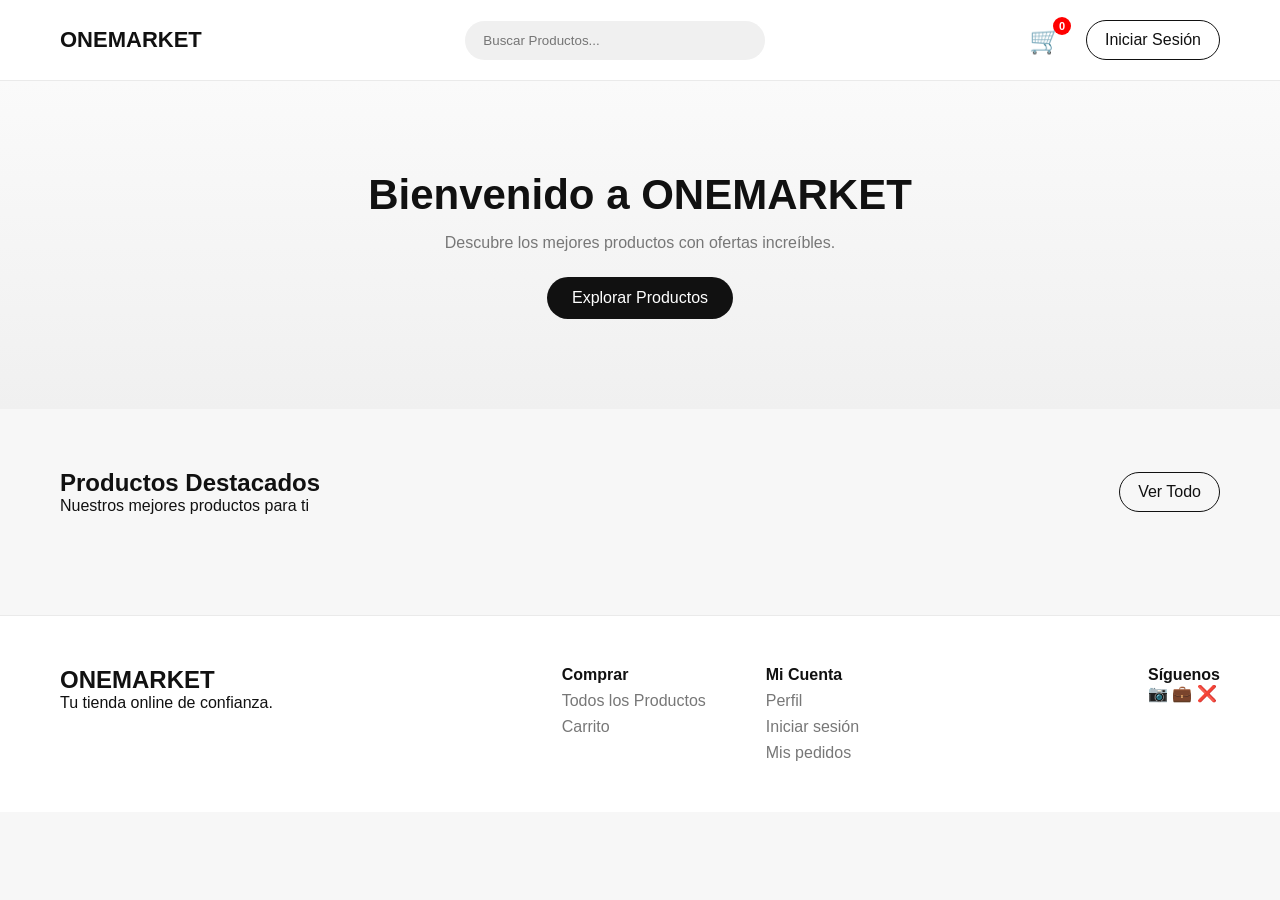
<file: docs/index.html>
<!DOCTYPE html>
<html lang="es">

<head>

    <meta charset="UTF-8">

    <meta name="viewport"
    content="width=device-width, initial-scale=1.0">

    <title>ONEMARKET</title>

    <!-- CSS -->
    <link rel="stylesheet"
    href="STYLES/estilos.css">

</head>

<body>

    <!-- NAVBAR -->
    <header class="navbar">

        <div class="logo">
            ONEMARKET
        </div>

        <!-- SEARCH -->
        <input
        type="text"
        placeholder="Buscar Productos..."
        class="search">

        <!-- ACTIONS -->
        <div class="nav-actions">

            <!-- CARRITO -->
            <div class="cart-container">

               <a href="PAGES/carrito.html"
                  class="cart">

                  🛒

                </a>

                <span class="contador-carrito">
                   0
                </span>

            </div>

            <!-- LOGIN -->
            <a href="PAGES/login.html"
            class="login">

                Iniciar Sesión

            </a>

        </div>

    </header>

    <!-- HERO -->
    <section class="hero">

        <h1>
            Bienvenido a ONEMARKET
        </h1>

        <p>
            Descubre los mejores productos
            con ofertas increíbles.
        </p>

        <a href="PAGES/explorarproducto.html"
        class="explorar">

            Explorar Productos

        </a>

    </section>

    <!-- PRODUCTOS -->
    <section class="products">

        <div class="products-header">

            <div>

                <h2>
                    Productos Destacados
                </h2>

                <p>
                    Nuestros mejores productos
                    para ti
                </p>

            </div>

            <a href="PAGES/explorarproducto.html"
            class="ver-todo">

                Ver Todo

            </a>

        </div>

        <!-- GRID -->
        <div class="grid"></div>

    </section>

    <!-- FOOTER -->
    <footer class="footer">

        <div class="footer-container">

            <!-- LEFT -->
            <div class="footer-left">

                <h2 class="footer-logo">
                    ONEMARKET
                </h2>

                <p>
                    Tu tienda online de confianza.
                </p>

            </div>

            <!-- LINKS -->
            <div class="footer-links">

                <div>

                    <h4>Comprar</h4>

                    <a href="PAGES/explorarproducto.html">
                        Todos los Productos
                    </a>

                    <a href="PAGES/carrito.html">
                        Carrito
                    </a>

                </div>

                <div>

                    <h4>Mi Cuenta</h4>

                    <a href="PAGES/perfil.html">
                        Perfil
                    </a>

                    <a href="PAGES/login.html">
                        Iniciar sesión
                    </a>

                    <a href="PAGES/mispedidos.html">
                        Mis pedidos
                    </a>

                </div>

            </div>

            <!-- SOCIAL -->
            <div class="footer-social">

                <h4>Síguenos</h4>

                <div class="icons">

                    <span>📷</span>
                    <span>💼</span>
                    <span>❌</span>

                </div>

            </div>

        </div>

    </footer>

    <!-- JS -->
    

    <script src="SCRIPTS/index.js"></script>

    

</body>
</html>
</file>
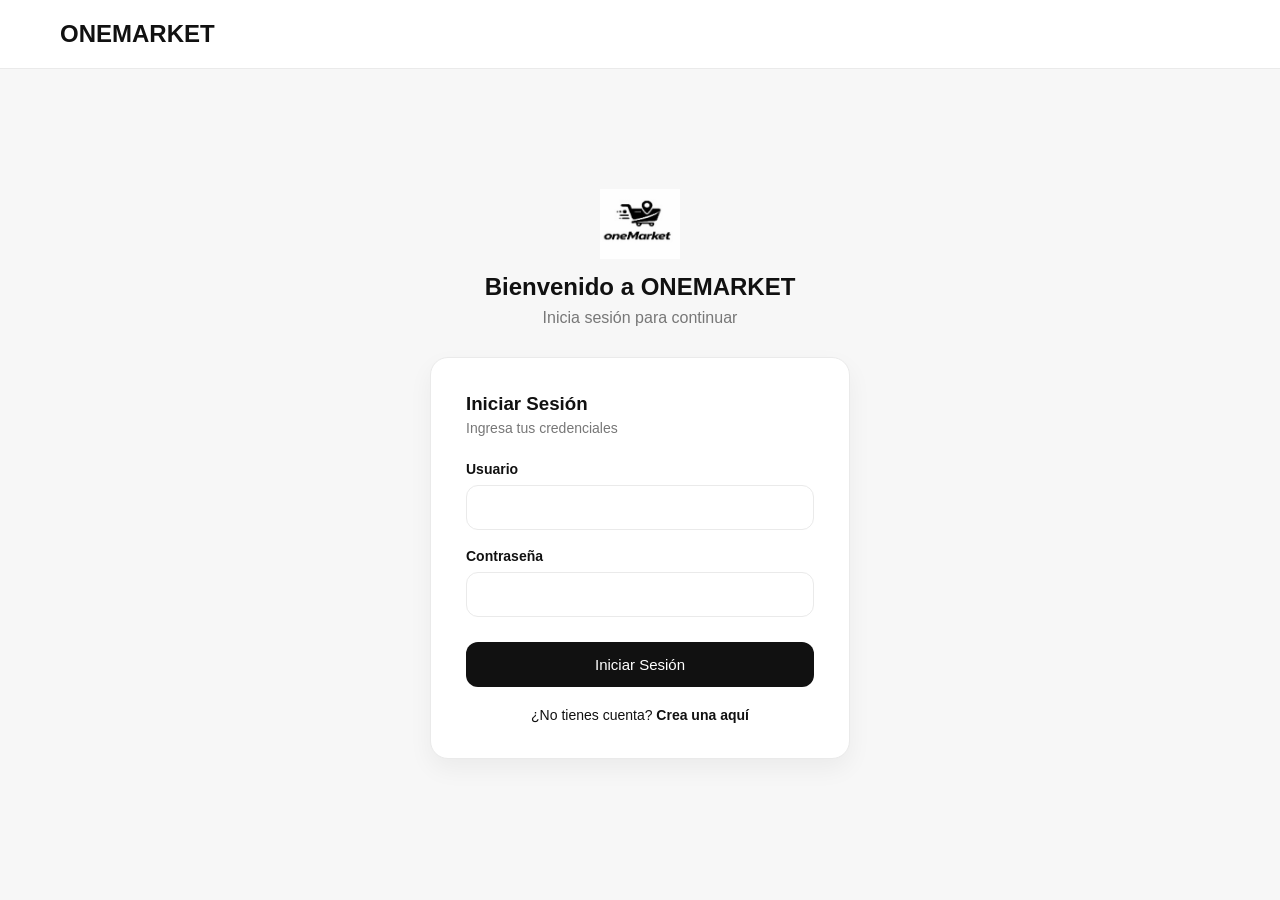
<file: docs/PAGES/admin.html>
<!DOCTYPE html>
<html lang="es">

<head>

    <meta charset="UTF-8">

    <meta name="viewport"
    content="width=device-width, initial-scale=1.0">

    <title>Panel Admin | ONEMARKET</title>

    <link rel="stylesheet"
    href="../STYLES/admin.css">

</head>

<body>

    <!-- NAVBAR -->
    <header class="navbar">

        <div class="logo"
        onclick="window.location.href='../index.html'">

            ONEMARKET

        </div>

        <div class="nav-right">

            <span id="adminName">
                Admin
            </span>

            <button
            class="logout"
            onclick="cerrarSesion()">

                Cerrar sesión

            </button>

        </div>

    </header>

    <!-- CONTENIDO -->
    <main class="container">

        <!-- USUARIOS -->
        <section class="section">

            <div class="section-header">

                <div>

                    <h2>
                        Gestión de Usuarios
                    </h2>

                    <p class="sub">
                        Administra usuarios registrados
                    </p>

                </div>

            </div>

            <div class="card">

                <div class="tabla">

                    <div class="fila header">

                        <span>Usuario</span>
                        <span>Email</span>
                        <span>Ciudad</span>
                        <span>Estado</span>
                        <span>Acciones</span>

                    </div>

                    <div id="tablaUsuarios"></div>

                </div>

            </div>

            <!-- STATS -->
            <div class="stats">

                <div class="box">

                    <p>Total Usuarios</p>

                    <b id="totalUsuarios">
                        0
                    </b>

                </div>

                <div class="box verde">

                    <p>Usuarios Activos</p>

                    <b id="usuariosActivos">
                        0
                    </b>

                </div>

            </div>

        </section>

        <!-- PRODUCTOS -->
        <section class="section">

            <div class="section-header">

                <div>

                    <h2>
                        Gestión de Productos
                    </h2>

                    <p class="sub">
                        Productos conectados desde FakeStore API
                    </p>

                </div>

            </div>

            <div class="card">

                <div class="tabla">

                    <div class="fila header">

                        <span>Producto</span>
                        <span>Categoría</span>
                        <span>Precio</span>
                        <span>Stock</span>
                        <span>Acciones</span>

                    </div>

                    <div id="tablaProductos"></div>

                </div>

            </div>

            <!-- STATS -->
            <div class="stats">

                <div class="box">

                    <p>Total Productos</p>

                    <b id="totalProductos">
                        0
                    </b>

                </div>

                <div class="box verde">

                    <p>Inventario</p>

                    <b id="inventario">
                        $0
                    </b>

                </div>

            </div>

        </section>

    </main>

    <!-- JS -->
    <script src="../SCRIPTS/admin.js"></script>

</body>

</html>
</file>
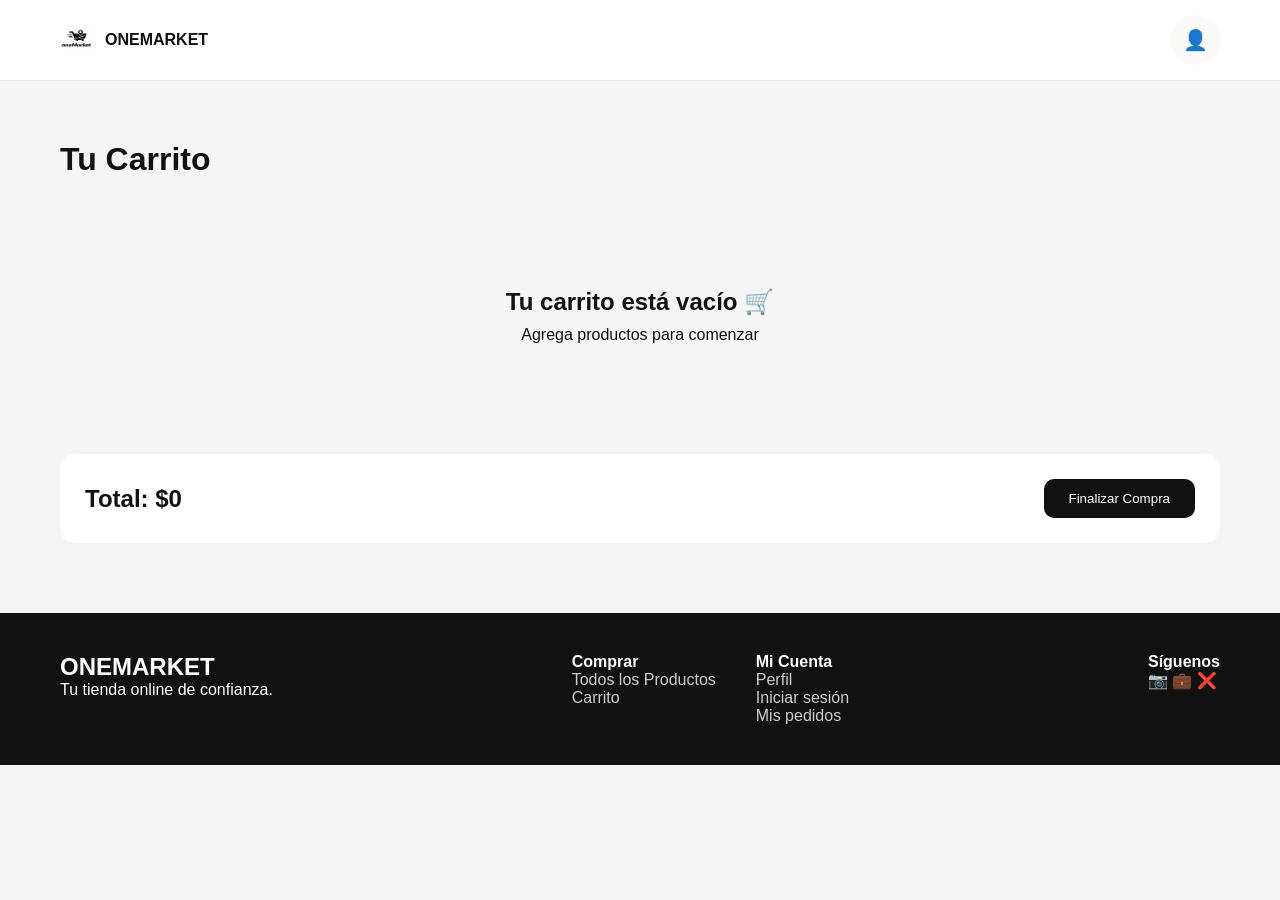
<file: docs/PAGES/carrito.html>
<!DOCTYPE html>
<html lang="es">

<head>

    <meta charset="UTF-8">

    <meta name="viewport"
    content="width=device-width, initial-scale=1.0">

    <title>Carrito</title>

    <link rel="stylesheet"
    href="../STYLES/estiloco.css">

</head>

<body>

    <!-- NAVBAR -->
    <header class="navbar">

        <div class="logo">

            <img
            src="../IMAGE/one market.png"
            alt="Logo">

            ONEMARKET

        </div>

        <div class="nav-actions">

            <button
            class="perfil"
            onclick="window.location.href='../PAGES/perfil.html'">

                👤

            </button>

        </div>

    </header>

    <!-- CARRITO -->
    <section class="carrito-container">

        <h1>
            Tu Carrito
        </h1>

        <!-- PRODUCTOS -->
        <div class="carrito-productos"></div>

        <!-- TOTAL -->
        <div class="carrito-total">

            <h2>

                Total:
                <span class="total">
                    $0
                </span>

            </h2>

            <button
              class="explorar_productos"
              onclick="finalizarCompra()">

               Finalizar Compra

            </button>

        </div>

    </section>

    <!-- FOOTER -->
    <footer class="footer">

        <div class="footer-container">

            <!-- IZQUIERDA -->
            <div class="footer-left">

                <h2 class="footer-logo">
                    ONEMARKET
                </h2>

                <p>
                    Tu tienda online de confianza.
                </p>

            </div>

            <!-- LINKS -->
            <div class="footer-link">

                <div>

                    <h4>
                        Comprar
                    </h4>

                    <a href="../PAGES/explorarproducto.html">
                        Todos los Productos
                    </a>

                    <br>

                    <a href="../PAGES/carrito.html">
                        Carrito
                    </a>

                </div>

                <div>

                    <h4>
                        Mi Cuenta
                    </h4>

                    <a href="../PAGES/perfil.html">
                        Perfil
                    </a>

                    <br>

                    <a href="../PAGES/login.html">
                        Iniciar sesión
                    </a>

                    <br>

                    <a href="../PAGES/mispedidos.html">
                        Mis pedidos
                    </a>

                </div>

            </div>

            <!-- DERECHA -->
            <div class="footer-social">

                <h4>
                    Síguenos
                </h4>

                <div class="icons">

                    <span>📷</span>
                    <span>💼</span>
                    <span>❌</span>

                </div>

            </div>

        </div>

    </footer>

    <!-- JS -->
    <script src="../SCRIPTS/carrito.js"></script>

</body>

</html>
</file>
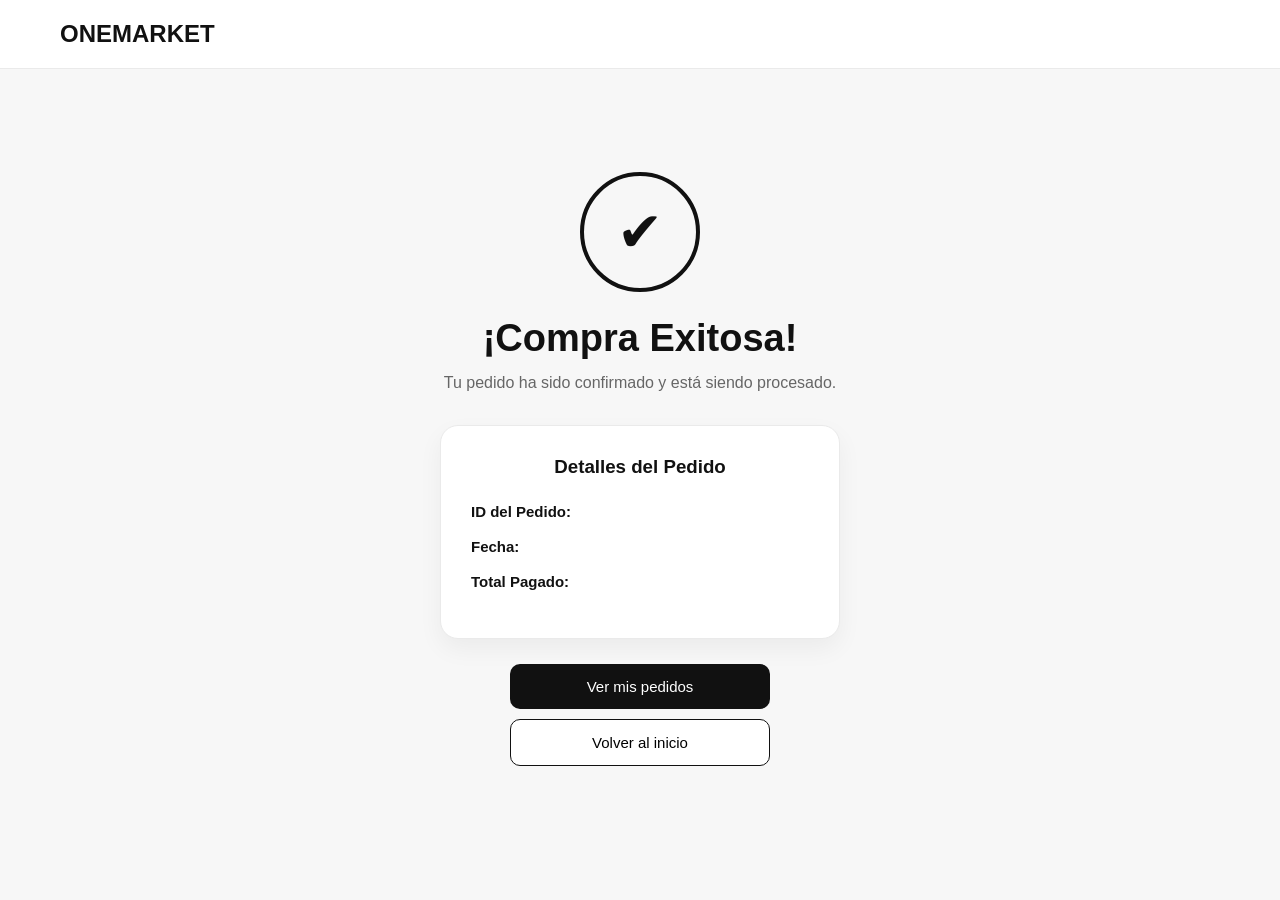
<file: docs/PAGES/comfirmaciondecompra.html>
<!DOCTYPE html>
<html lang="es">

<head>

    <meta charset="UTF-8">

    <meta name="viewport"
    content="width=device-width, initial-scale=1.0">

    <title>Compra Exitosa</title>

    <link rel="stylesheet"
    href="../STYLES/estilocomfirmacion.css">

</head>

<body>

    <!-- NAVBAR -->
    <header class="navbar">

        <h2 class="logo">
            ONEMARKET
        </h2>

    </header>

    <!-- CONFIRMACION -->
    <section class="confirmacion">

        <!-- ICONO -->
        <div class="icono">
            ✔
        </div>

        <!-- TITULO -->
        <h1>
            ¡Compra Exitosa!
        </h1>

        <p class="mensaje">

            Tu pedido ha sido confirmado
            y está siendo procesado.

        </p>

        <!-- DETALLES -->
        <div class="detalle-box">

            <h3>
                Detalles del Pedido
            </h3>

            <p>

                <strong>ID del Pedido:</strong>

                <span id="pedido-id"></span>

            </p>

            <p>

                <strong>Fecha:</strong>

                <span id="fecha"></span>

            </p>

            <p>

                <strong>Total Pagado:</strong>

                <span id="total"></span>

            </p>

        </div>

        <!-- BOTONES -->
        <button
        class="btn-principal"
        onclick="window.location.href='../PAGES/mispedidos.html'">

            Ver mis pedidos

        </button>

        <button
        class="btn-secundario"
        onclick="window.location.href='../index.html'">

            Volver al inicio

        </button>

    </section>

    <!-- JS -->
    <script src="../SCRIPTS/comfirmaciondecompra.js"></script>

</body>

</html>
</file>
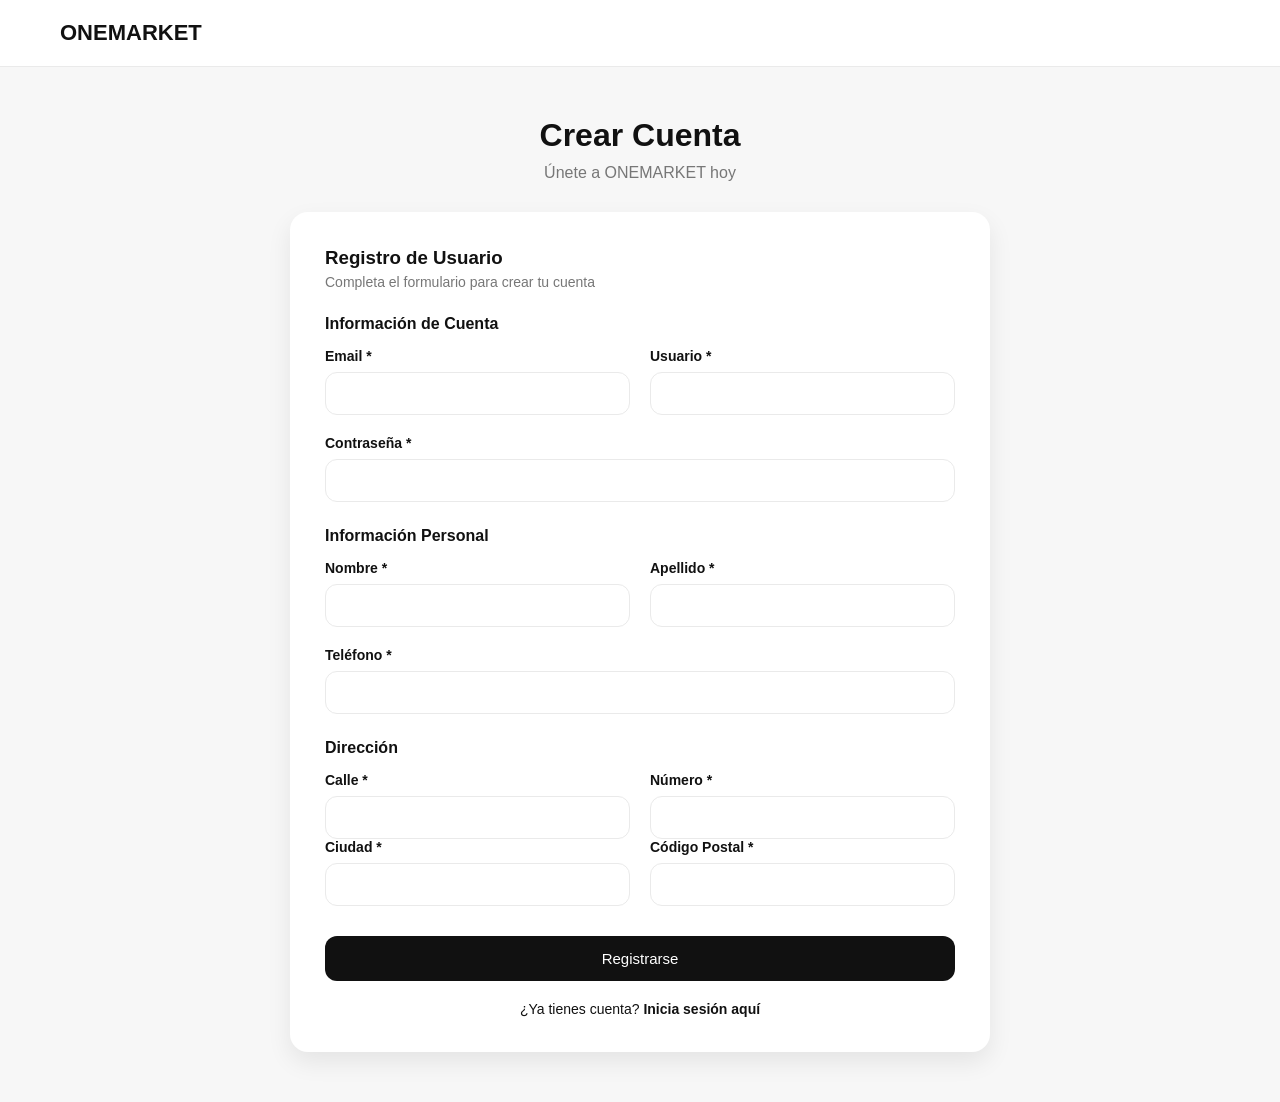
<file: docs/PAGES/crearcuenta.html>
<!DOCTYPE html>
<html lang="es">

<head>

    <meta charset="UTF-8">

    <meta name="viewport"
    content="width=device-width, initial-scale=1.0">

    <title>Crear Cuenta | ONEMARKET</title>

    <link rel="stylesheet"
    href="../STYLES/estilocc.css">

</head>

<body>

    <!-- NAVBAR -->
    <header class="navbar">

        <div class="logo">
            ONEMARKET
        </div>

    </header>

    <!-- REGISTRO -->
    <section class="registro">

        <!-- HEADER -->
        <div class="registro-header">

            <h2>
                Crear Cuenta
            </h2>

            <p>
                Únete a ONEMARKET hoy
            </p>

        </div>

        <!-- FORM -->
        <form class="registro-box"
        id="formRegistro">

            <h3>
                Registro de Usuario
            </h3>

            <p class="sub">
                Completa el formulario para crear tu cuenta
            </p>

            <!-- CUENTA -->
            <h4>
                Información de Cuenta
            </h4>

            <div class="grid-2">

                <div>

                    <label>Email *</label>

                    <input
                    type="email"
                    id="email"
                    required>

                </div>

                <div>

                    <label>Usuario *</label>

                    <input
                    type="text"
                    id="username"
                    required>

                </div>

            </div>

            <div class="grid-1">

                <label>Contraseña *</label>

                <input
                type="password"
                id="password"
                required>

            </div>

            <!-- PERSONAL -->
            <h4>
                Información Personal
            </h4>

            <div class="grid-2">

                <div>

                    <label>Nombre *</label>

                    <input
                    type="text"
                    id="firstname"
                    required>

                </div>

                <div>

                    <label>Apellido *</label>

                    <input
                    type="text"
                    id="lastname"
                    required>

                </div>

            </div>

            <div class="grid-1">

                <label>Teléfono *</label>

                <input
                type="text"
                id="phone"
                required>

            </div>

            <!-- DIRECCION -->
            <h4>
                Dirección
            </h4>

            <div class="grid-2">

                <div>

                    <label>Calle *</label>

                    <input
                    type="text"
                    id="street"
                    required>

                </div>

                <div>

                    <label>Número *</label>

                    <input
                    type="text"
                    id="number"
                    required>

                </div>

            </div>

            <div class="grid-2">

                <div>

                    <label>Ciudad *</label>

                    <input
                    type="text"
                    id="city"
                    required>

                </div>

                <div>

                    <label>Código Postal *</label>

                    <input
                    type="text"
                    id="zipcode"
                    required>

                </div>

            </div>

            <!-- BOTON -->
            <button
            type="submit"
            class="btn-registro">

                Registrarse

            </button>

            <!-- LOGIN -->
            <p class="login-link">

                ¿Ya tienes cuenta?

                <a href="../PAGES/login.html">

                    Inicia sesión aquí

                </a>

            </p>

        </form>

    </section>

    <!-- JS -->
    <script src="../SCRIPTS/registro.js"></script>

</body>

</html>
</file>
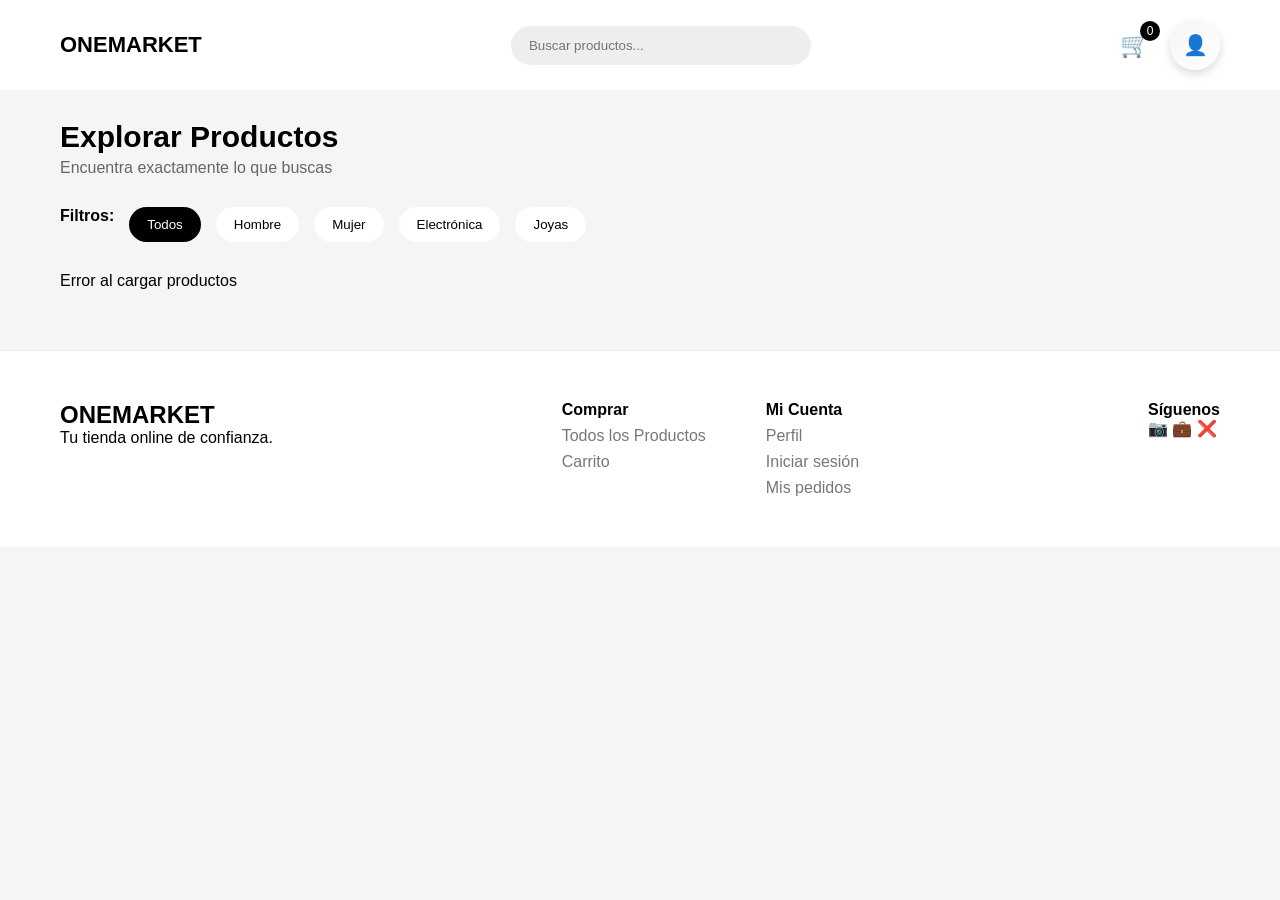
<file: docs/PAGES/explorarproducto.html>
<!DOCTYPE html>
<html lang="es">
<head>
    <meta charset="UTF-8">
    <meta name="viewport" content="width=device-width, initial-scale=1.0">
    <title>Explorar Productos | ONEMARKET</title>

    <link rel="stylesheet" href="../STYLES/estiloep.css">
</head>

<body>

    <!-- NAVBAR -->
    <header class="navbar">

        <div class="logo">
            ONEMARKET
        </div>

        <!-- BUSCADOR -->
        <input 
            type="text" 
            placeholder="Buscar productos..."
            class="search"
        >

        <!-- ACCIONES -->
        <div class="nav-actions">

            <!-- CARRITO -->
            <div class="cart-container">

                <span 
                    class="cart"
                    onclick="window.location.href='../PAGES/carrito.html'"
                >
                    🛒
                </span>

                <span class="contador-carrito">
                    0
                </span>

            </div>

            <!-- PERFIL -->
            <button 
                class="Perfil"
                onclick="window.location.href='../PAGES/perfil.html'"
            >
                👤
            </button>

        </div>

    </header>

    <!-- TITULO -->
    <section class="Explorar">

        <div class="Explorar-header">

            <h2>
                Explorar Productos
            </h2>

            <p>
                Encuentra exactamente lo que buscas
            </p>

        </div>

    </section>

    <!-- FILTROS -->
    <section class="filters">

        <span class="label">
            Filtros:
        </span>

        <button class="filter-btn active" data-category="all">
            Todos
        </button>

        <button class="filter-btn" data-category="men's clothing">
            Hombre
        </button>

        <button class="filter-btn" data-category="women's clothing">
            Mujer
        </button>

        <button class="filter-btn" data-category="electronics">
            Electrónica
        </button>

        <button class="filter-btn" data-category="jewelery">
            Joyas
        </button>

    </section>

    <!-- PRODUCTOS -->
    <section class="products">

        <!-- GRID DINAMICO -->
        <div class="grid"></div>

    </section>

       <!-- FOOTER -->
    <footer class="footer">

        <div class="footer-container">

            <!-- LEFT -->
            <div class="footer-left">

                <h2 class="footer-logo">
                    ONEMARKET
                </h2>

                <p>
                    Tu tienda online de confianza.
                </p>

            </div>

            <!-- LINKS -->
            <div class="footer-links">

                <div>

                    <h4>Comprar</h4>

                    <a href="PAGES/explorarproducto.html">
                        Todos los Productos
                    </a>

                    <a href="PAGES/carrito.html">
                        Carrito
                    </a>

                </div>

                <div>

                    <h4>Mi Cuenta</h4>

                    <a href="PAGES/perfil.html">
                        Perfil
                    </a>

                    <a href="PAGES/login.html">
                        Iniciar sesión
                    </a>

                    <a href="PAGES/mispedidos.html">
                        Mis pedidos
                    </a>

                </div>

            </div>

            <!-- SOCIAL -->
            <div class="footer-social">

                <h4>Síguenos</h4>

                <div class="icons">

                    <span>📷</span>
                    <span>💼</span>
                    <span>❌</span>

                </div>

            </div>

        </div>

    </footer>


    <!-- SCRIPT -->
    <script src="../SCRIPTS/explorarproducto.js"></script>

</body>
</html>
</file>
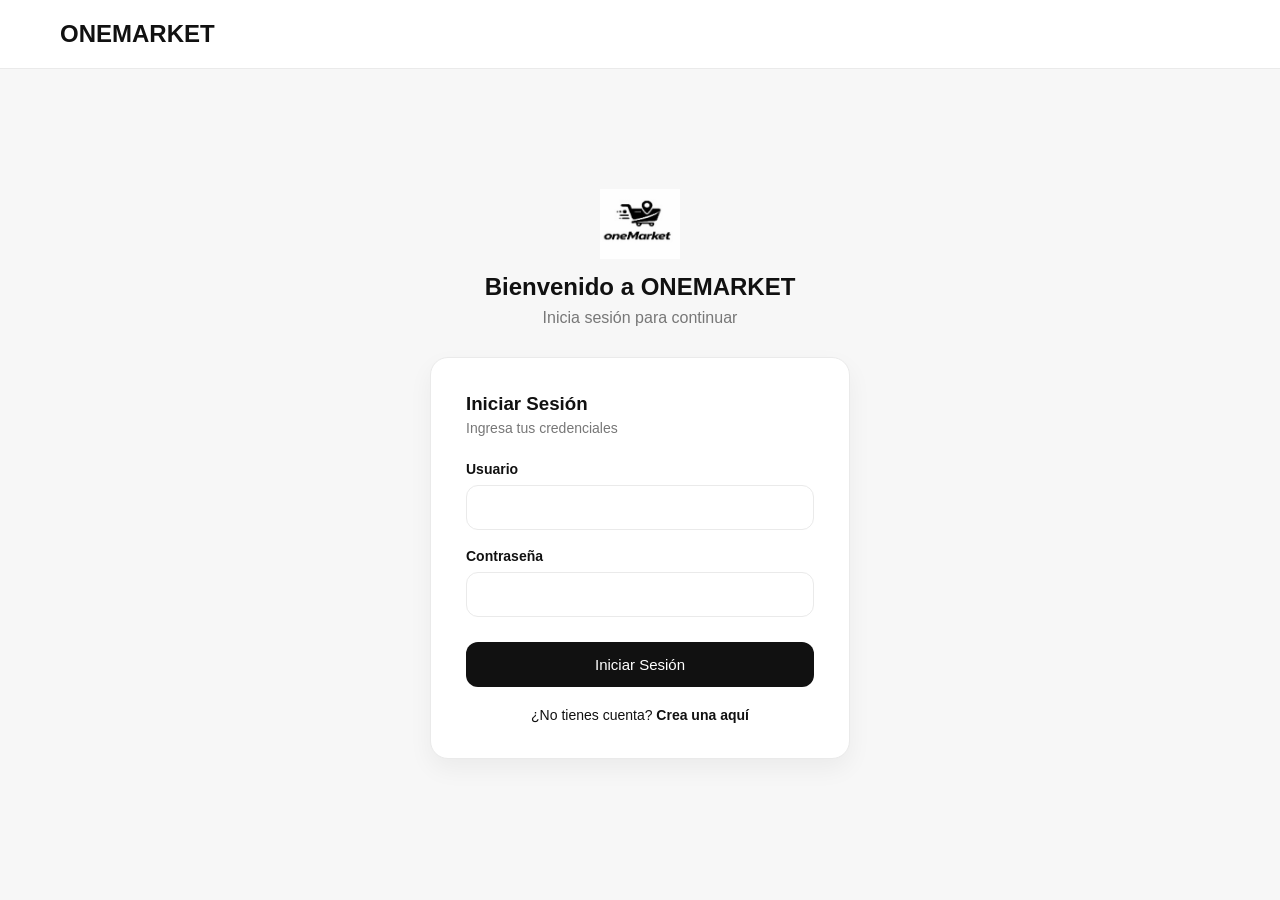
<file: docs/PAGES/login.html>
<!DOCTYPE html>
<html lang="es">

<head>

    <meta charset="UTF-8">

    <meta name="viewport"
    content="width=device-width, initial-scale=1.0">

    <title>Login | ONEMARKET</title>

    <link rel="stylesheet"
    href="../STYLES/estilolg.css">

</head>

<body>

    <!-- NAVBAR -->
    <header class="navbar">

        <div
        class="logo"
        onclick="window.location.href='../index.html'">

            ONEMARKET

        </div>

    </header>

    <!-- LOGIN -->
    <section class="login">

        <div class="login-header">

            <img
            src="../IMAGE/one market.png"
            alt="Logo">

            <h2>
                Bienvenido a ONEMARKET
            </h2>

            <p>
                Inicia sesión para continuar
            </p>

        </div>

        <!-- FORM -->
        <form
        class="login-box"
        id="loginForm">

            <h3>
                Iniciar Sesión
            </h3>

            <p class="sub">

                Ingresa tus credenciales

            </p>

            <!-- USUARIO -->
            <label>
                Usuario
            </label>

            <input
            type="text"
            id="usuario"
            required>

            <!-- PASSWORD -->
            <label>
                Contraseña
            </label>

            <input
            type="password"
            id="password"
            required>

            <!-- BOTON -->
            <button type="submit">

                Iniciar Sesión

            </button>

            <!-- REGISTRO -->
            <p class="registro">

                ¿No tienes cuenta?

                <a href="../PAGES/crearcuenta.html">

                    Crea una aquí

                </a>

            </p>

        </form>

    </section>

    <!-- JS -->
    <script src="../SCRIPTS/login.js"></script>

</body>

</html>
</file>
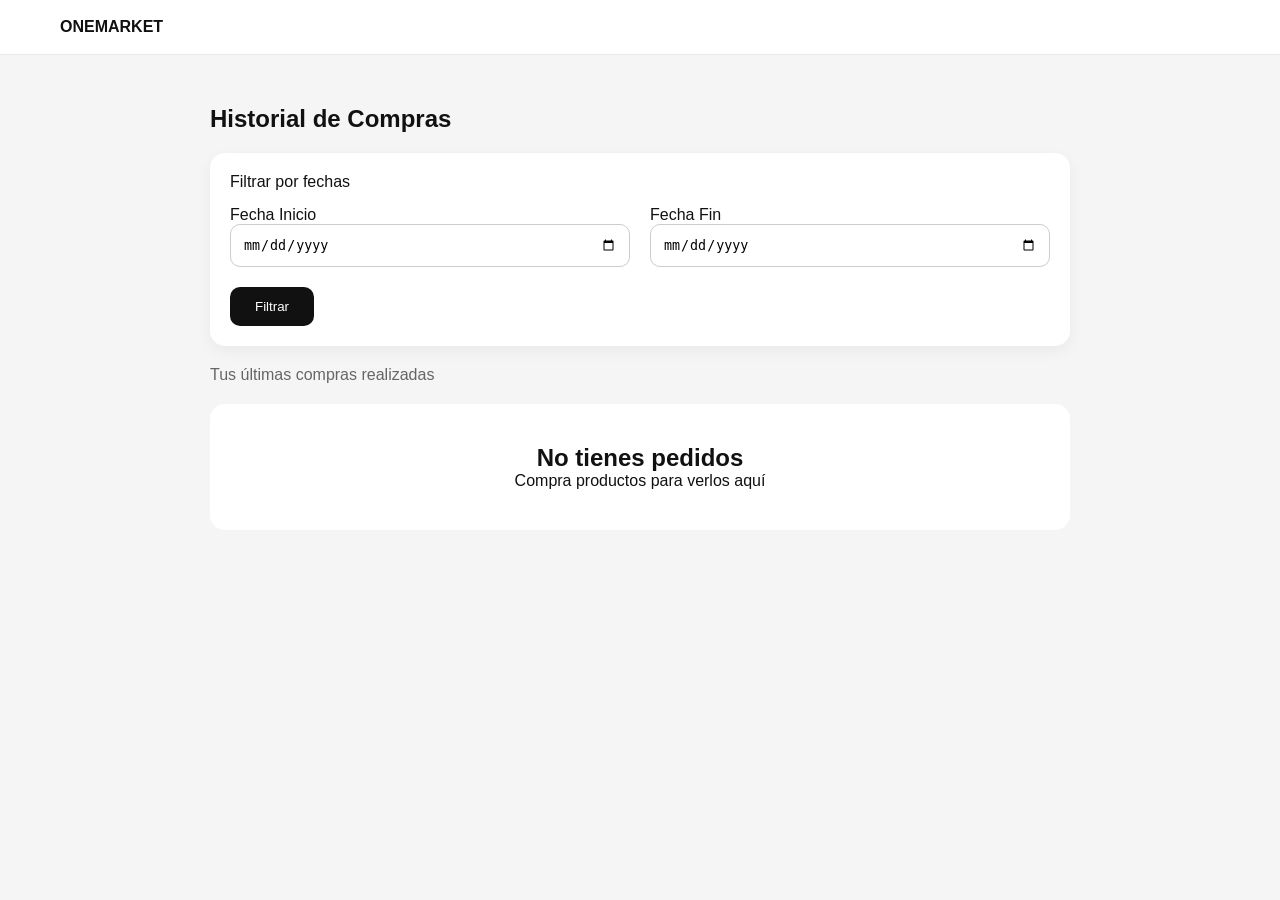
<file: docs/PAGES/mispedidos.html>
<!DOCTYPE html>
<html lang="es">

<head>

    <meta charset="UTF-8">

    <meta name="viewport"
    content="width=device-width, initial-scale=1.0">

    <title>
        Mis Pedidos | ONEMARKET
    </title>

    <!-- CSS -->
    <link rel="stylesheet"
    href="../STYLES/estilomp.css">

</head>

<body>

    <!-- NAVBAR -->
    <header class="navbar">

        <div
        class="logo"
        onclick="window.location.href='../index.html'">

            ONEMARKET

        </div>

    </header>

    <!-- HISTORIAL -->
    <section class="historial">

        <h2>
            Historial de Compras
        </h2>

        <!-- FILTRO -->
        <div class="filtro-box">

            <p class="titulo">

                Filtrar por fechas

            </p>

            <div class="filtro-grid">

                <div>

                    <label>
                        Fecha Inicio
                    </label>

                    <input
                    type="date"
                    id="fechaInicio">

                </div>

                <div>

                    <label>
                        Fecha Fin
                    </label>

                    <input
                    type="date"
                    id="fechaFin">

                </div>

            </div>

            <button
            class="btn-filtrar"
            onclick="filtrarPedidos()">

                Filtrar

            </button>

        </div>

        <!-- TEXTO -->
        <p class="sub">

            Tus últimas compras realizadas

        </p>

        <!-- PEDIDOS -->
        <div
        id="contenedorPedidos">

        </div>

    </section>

    <!-- JS -->
    <script src="../SCRIPTS/mispedidos.js"></script>

</body>

</html>
</file>
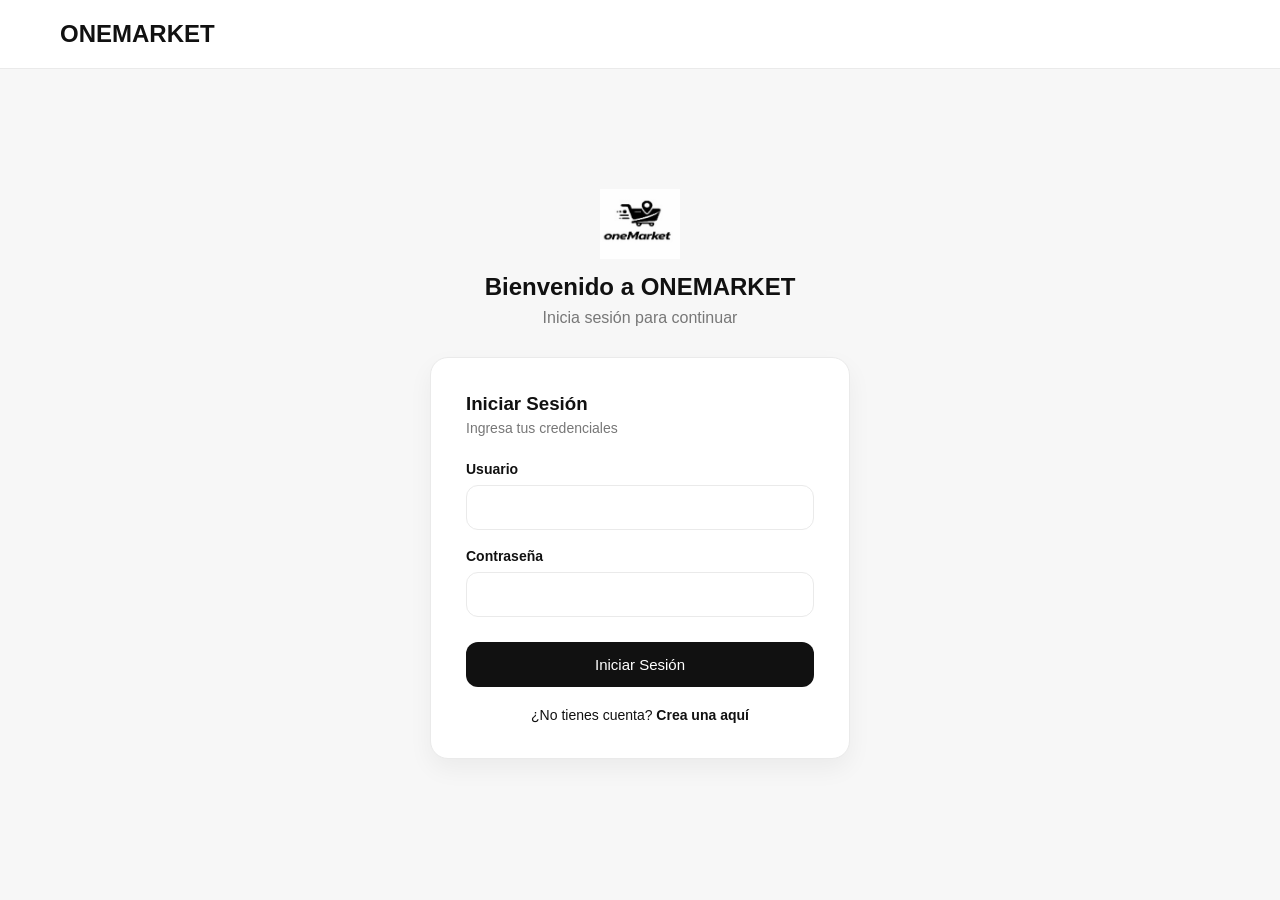
<file: docs/PAGES/perfil.html>
<!DOCTYPE html>
<html lang="es">

<head>

    <meta charset="UTF-8">

    <meta name="viewport"
    content="width=device-width, initial-scale=1.0">

    <title>
        Perfil | ONEMARKET
    </title>

    <!-- CSS -->
    <link rel="stylesheet"
    href="../STYLES/estilopl.css">

</head>

<body>

    <!-- NAVBAR -->
    <header class="navbar">

        <div
        class="logo"
        onclick="window.location.href='../index.html'">

            ONEMARKET

        </div>

    </header>

    <!-- PERFIL -->
    <section class="perfil">

        <div class="perfil-box">

            <h3>
                Perfil
            </h3>

            <!-- HEADER -->
            <div class="perfil-header">

                <div class="avatar">

                    👤

                </div>

                <div class="info">

                    <h2 id="nombreUsuario">

                        USER

                    </h2>

                    <p id="fecha">

                        Miembro de ONEMARKET

                    </p>

                </div>

            </div>

            <hr>

            <!-- DATOS -->
            <div class="datos">

                <p id="email"></p>

                <p id="telefono"></p>

                <p id="direccion"></p>

                <p id="rol"></p>

            </div>

            <!-- BOTON ADMIN -->
            <button
            id="adminBtn"
            class="btn-secundario"
            style="display:none"
            onclick="window.location.href='../PAGES/admin.html'">

                Panel Administrador

            </button>

            <!-- BOTON LOGOUT -->
            <button
            class="btn-logout"
            onclick="cerrarSesion()">

                Cerrar sesión

            </button>

            <!-- BOTONES -->
            <button
            class="btn-secundario"
            onclick="window.location.href='../PAGES/carrito.html'">

                Mi carrito

            </button>

            <button
            class="btn-secundario"
            onclick="window.location.href='../PAGES/mispedidos.html'">

                Mis pedidos

            </button>

        </div>

    </section>

    <!-- JS -->
    <script src="../SCRIPTS/perfil.js"></script>

</body>

</html>
</file>
<file: docs/STYLES/estilos.css>
:root{

    --primary:#111;
    --secondary:#777;
    --bg:#f7f7f7;
    --white:#fff;
    --border:#eaeaea;

    --shadow:
    0 12px 25px rgba(0,0,0,0.08);

}

/* RESET */

*{
    margin:0;
    padding:0;
    box-sizing:border-box;
}

body{

    font-family:'Segoe UI', sans-serif;

    background:var(--bg);

    color:var(--primary);

}

/* NAVBAR */

.navbar{

    display:flex;
    justify-content:space-between;
    align-items:center;

    padding:20px 60px;

    background:white;

    border-bottom:1px solid var(--border);

}

.logo{

    font-size:22px;
    font-weight:700;

}

/* SEARCH */

.search{

    width:300px;

    padding:12px 18px;

    border:none;

    border-radius:30px;

    background:#f0f0f0;

}

.search:focus{

    outline:none;

}

/* NAV ACTIONS */

.nav-actions{

    display:flex;
    align-items:center;

    gap:25px;

}

/* CART */

.cart{

    text-decoration:none;

    font-size:26px;

    cursor:pointer;

    color:#111;

}

.cart-container{

    position:relative;

}

.cart{

    font-size:26px;

    cursor:pointer;

}

.contador-carrito{

    position:absolute;

    top:-8px;
    right:-10px;

    width:18px;
    height:18px;

    border-radius:50%;

    background:red;
    color:white;

    font-size:11px;
    font-weight:bold;

    display:flex;
    justify-content:center;
    align-items:center;

}

/* LOGIN */

.login{

    text-decoration:none;

    padding:10px 18px;

    border-radius:30px;

    border:1px solid #111;

    color:#111;

    transition:0.3s;

}

.login:hover{

    background:#111;
    color:white;

}

/* HERO */

.hero{

    text-align:center;

    padding:90px 20px;

    background:
    linear-gradient(to bottom,#fafafa,#f0f0f0);

}

.hero h1{

    font-size:42px;

    margin-bottom:15px;

}

.hero p{

    max-width:600px;

    margin:0 auto 25px;

    color:#777;

}

.explorar{

    display:inline-block;

    padding:12px 25px;

    background:#111;
    color:white;

    text-decoration:none;

    border-radius:30px;

}

/* PRODUCTS */

.products{

    padding:60px;

}

.products-header{

    display:flex;
    justify-content:space-between;
    align-items:center;

    margin-bottom:40px;

}

.ver-todo{

    text-decoration:none;

    border:1px solid #111;

    padding:10px 18px;

    border-radius:30px;

    color:#111;

}

/* GRID */

.grid{

    display:grid;

    grid-template-columns:
    repeat(auto-fit,minmax(230px,1fr));

    gap:30px;

}

/* CARD */

.card{

    background:white;

    padding:20px;

    border-radius:18px;

    cursor:pointer;

    transition:0.3s;

}

.card:hover{

    transform:translateY(-8px);

    box-shadow:var(--shadow);

}

.card img{

    width:100%;
    height:220px;

    object-fit:contain;

    margin-bottom:15px;

}

.card h3{

    font-size:16px;

    margin-bottom:10px;

}

.card p{

    font-weight:700;

    margin-bottom:5px;

}

.brand{

    color:#777;

    font-size:13px;

}

.card button{

    width:100%;

    padding:10px;

    margin-top:15px;

    border:none;

    border-radius:10px;

    background:#111;
    color:white;

    cursor:pointer;

}

/* FOOTER */

.footer{

    background:white;

    padding:50px 60px;

    border-top:1px solid #eaeaea;

}

.footer-container{

    display:flex;
    justify-content:space-between;

    flex-wrap:wrap;

    gap:40px;

}

.footer-links{

    display:flex;

    gap:60px;

}

.footer-links a{

    display:block;

    margin-top:8px;

    text-decoration:none;

    color:#777;

}

/* RESPONSIVE */

@media(max-width:768px){

    .navbar{

        flex-direction:column;

        gap:20px;

        padding:20px;

    }

    .search{

        width:100%;

    }

    .products{

        padding:20px;

    }

    .products-header{

        flex-direction:column;

        gap:15px;

        text-align:center;

    }

    .hero h1{

        font-size:30px;

    }

}
</file>
<file: docs/STYLES/admin.css>
:root{

    --primary:#111;
    --secondary:#666;
    --bg:#f5f5f5;
    --white:#fff;
    --border:#eaeaea;

}

*{
    margin:0;
    padding:0;
    box-sizing:border-box;
}

body{

    font-family:'Segoe UI', sans-serif;

    background:var(--bg);

    color:var(--primary);

}

/* NAVBAR */

.navbar{

    display:flex;
    justify-content:space-between;
    align-items:center;

    padding:20px 50px;

    background:var(--white);

    border-bottom:1px solid var(--border);

    position:sticky;
    top:0;

}

.logo{

    font-size:22px;
    font-weight:700;

    cursor:pointer;

}

.nav-right{

    display:flex;
    align-items:center;

    gap:15px;

}

.logout{

    padding:10px 18px;

    border:none;

    border-radius:8px;

    background:red;
    color:white;

    cursor:pointer;

}

/* CONTAINER */

.container{

    padding:40px;

}

.section{

    margin-bottom:50px;

}

.section-header{

    margin-bottom:20px;

}

.section-header h2{

    margin-bottom:5px;

}

.sub{

    color:var(--secondary);

}

/* CARD */

.card{

    background:var(--white);

    border-radius:16px;

    padding:20px;

    box-shadow:
    0 5px 15px rgba(0,0,0,0.05);

    overflow-x:auto;

}

/* TABLA */

.tabla{

    width:100%;

}

.fila{

    display:grid;

    grid-template-columns:
    repeat(5,1fr);

    gap:15px;

    padding:15px 0;

    border-bottom:1px solid #eee;

    align-items:center;

}

.header{

    font-weight:bold;

}

/* BADGES */

.estado{

    padding:5px 10px;

    border-radius:20px;

    font-size:12px;

    width:max-content;

}

.activo{

    background:#d4ffd9;

    color:green;

}

/* BOTONES */

.btn-delete{

    border:none;

    padding:8px 14px;

    border-radius:8px;

    background:red;

    color:white;

    cursor:pointer;

}

.btn-delete:hover{

    opacity:0.8;

}

/* STATS */

.stats{

    margin-top:20px;

    display:grid;

    grid-template-columns:
    repeat(auto-fit,minmax(200px,1fr));

    gap:20px;

}

.box{

    background:white;

    padding:25px;

    border-radius:14px;

    text-align:center;

    box-shadow:
    0 5px 15px rgba(0,0,0,0.05);

}

.box b{

    font-size:28px;

}

.verde b{

    color:green;

}

/* RESPONSIVE */

@media(max-width:768px){

    .container{

        padding:20px;

    }

    .navbar{

        padding:20px;

    }

    .fila{

        min-width:800px;

    }

}
</file>
<file: docs/STYLES/estiloco.css>
:root{

    --primary:#111;
    --secondary:#6b6b6b;
    --bg:#f5f5f5;
    --white:#fff;
    --border:#eaeaea;

}

/* RESET */

*{

    margin:0;
    padding:0;
    box-sizing:border-box;

}

/* BODY */

body{

    font-family:'Segoe UI', sans-serif;

    background:var(--bg);

    color:var(--primary);

}

/* ========================= */
/* NAVBAR */
/* ========================= */

.navbar{

    display:flex;
    justify-content:space-between;
    align-items:center;

    padding:15px 60px;

    background:var(--white);

    border-bottom:1px solid var(--border);

}

.logo{

    display:flex;
    align-items:center;

    gap:10px;

    font-weight:bold;

}

.logo img{

    width:35px;

}

/* PERFIL */

.perfil{

    width:50px;
    height:50px;

    border:none;

    border-radius:50%;

    cursor:pointer;

    font-size:20px;

    background:#fcf9f9;

    color:white;

}

/* ========================= */
/* CARRITO */
/* ========================= */

.carrito-container{

    max-width:1200px;

    margin:40px auto;

    padding:20px;

}

.carrito-container h1{

    margin-bottom:30px;

    font-size:32px;

}

/* PRODUCTOS */

.carrito-productos{

    display:flex;

    flex-direction:column;

    gap:20px;

}

/* CARD */

.carrito-card{

    display:flex;

    align-items:center;

    justify-content:space-between;

    gap:20px;

    background:white;

    padding:20px;

    border-radius:15px;

    box-shadow:
    0 5px 15px rgba(0,0,0,0.05);

}

/* IMAGEN */

.carrito-card img{

    width:120px;

    height:120px;

    object-fit:contain;

}

/* INFO */

.info{

    flex:1;

}

.info h3{

    margin-bottom:10px;

    font-size:18px;

}

.info p{

    color:#666;

    margin-bottom:5px;

}

/* BOTON */

.carrito-card button{

    padding:10px 18px;

    border:none;

    border-radius:10px;

    background:#111;

    color:white;

    cursor:pointer;

    transition:0.3s;

}

.carrito-card button:hover{

    background:#333;

}

/* TOTAL */

.carrito-total{

    margin-top:30px;

    background:white;

    padding:25px;

    border-radius:15px;

    display:flex;

    justify-content:space-between;

    align-items:center;

}

/* BOTON FINALIZAR */

.explorar_productos{

    padding:12px 25px;

    border:none;

    border-radius:10px;

    background:#111;

    color:white;

    cursor:pointer;

}

/* CARRITO VACIO */

.carrito-vacio{

    text-align:center;

    padding:80px 20px;

}

.carrito-vacio h2{

    margin-bottom:10px;

}

/* ========================= */
/* FOOTER */
/* ========================= */

.footer{

    margin-top:50px;

    background:#111;

    color:white;

    padding:40px 60px;

}

.footer-container{

    display:flex;

    justify-content:space-between;

    flex-wrap:wrap;

    gap:30px;

}

.footer-link{

    display:flex;

    gap:40px;

}

.footer-link a{

    color:#ccc;

    text-decoration:none;

}

.footer-link a:hover{

    color:white;

}

/* ========================= */
/* RESPONSIVE */
/* ========================= */

@media(max-width:768px){

    .navbar{

        padding:20px;

    }

    .carrito-card{

        flex-direction:column;

        text-align:center;

    }

    .carrito-total{

        flex-direction:column;

        gap:20px;

    }

    .footer{

        padding:30px 20px;

    }

}
</file>
<file: docs/STYLES/estilocomfirmacion.css>
:root {

    --primary:#111;
    --secondary:#666;
    --bg:#f7f7f7;
    --white:#fff;
    --border:#eaeaea;

}

/* RESET */

*{

    margin:0;
    padding:0;
    box-sizing:border-box;

}

body{

    font-family:'Segoe UI', sans-serif;

    background:var(--bg);

    color:var(--primary);

}

/* NAVBAR */

.navbar{

    padding:20px 60px;

    background:var(--white);

    border-bottom:1px solid var(--border);

}

.logo{

    font-size:24px;

    font-weight:700;

}

/* CONTENEDOR */

.confirmacion{

    min-height:90vh;

    display:flex;
    flex-direction:column;

    justify-content:center;
    align-items:center;

    text-align:center;

    padding:20px;

}

/* ICONO */

.icono{

    width:120px;
    height:120px;

    border-radius:50%;

    border:4px solid #111;

    display:flex;
    justify-content:center;
    align-items:center;

    font-size:55px;

    margin-bottom:25px;

    animation:pop 0.5s ease;

}

@keyframes pop{

    0%{

        transform:scale(0);

    }

    100%{

        transform:scale(1);

    }

}

/* TITULO */

.confirmacion h1{

    font-size:38px;

    margin-bottom:10px;

}

/* MENSAJE */

.mensaje{

    color:var(--secondary);

    margin-bottom:30px;

    max-width:450px;

    line-height:1.6;

}

/* CAJA */

.detalle-box{

    width:100%;
    max-width:400px;

    background:var(--white);

    padding:30px;

    border-radius:18px;

    border:1px solid var(--border);

    margin-bottom:25px;

    text-align:left;

    box-shadow:
    0 10px 25px rgba(0,0,0,0.05);

}

.detalle-box h3{

    text-align:center;

    margin-bottom:25px;

}

.detalle-box p{

    margin-bottom:18px;

    font-size:15px;

}

/* BOTONES */

.btn-principal,
.btn-secundario{

    width:260px;

    padding:14px;

    border-radius:10px;

    cursor:pointer;

    font-size:15px;

    transition:0.3s;

    margin-bottom:10px;

}

.btn-principal{

    background:#111;

    color:white;

    border:none;

}

.btn-principal:hover{

    background:#333;

}

.btn-secundario{

    background:white;

    border:1px solid #111;

}

.btn-secundario:hover{

    background:#111;

    color:white;

}

/* RESPONSIVE */

@media(max-width:768px){

    .navbar{

        padding:20px;

    }

    .confirmacion h1{

        font-size:30px;

    }

    .detalle-box{

        padding:20px;

    }

}
</file>
<file: docs/STYLES/estilocc.css>
:root{

    --primary:#111;
    --secondary:#777;
    --bg:#f7f7f7;
    --white:#fff;
    --border:#eaeaea;

    --shadow:
    0 10px 25px rgba(0,0,0,0.08);

}

/* RESET */

*{
    margin:0;
    padding:0;
    box-sizing:border-box;
}

body{

    font-family:'Segoe UI', sans-serif;

    background:var(--bg);

    color:var(--primary);

}

/* NAVBAR */

.navbar{

    padding:20px 60px;

    background:white;

    border-bottom:1px solid var(--border);

}

.logo{

    font-size:22px;
    font-weight:700;

}

/* REGISTRO */

.registro{

    padding:50px 20px;

}

.registro-header{

    text-align:center;

    margin-bottom:30px;

}

.registro-header h2{

    font-size:32px;

    margin-bottom:10px;

}

.registro-header p{

    color:var(--secondary);

}

/* FORM */

.registro-box{

    max-width:700px;

    margin:auto;

    background:white;

    padding:35px;

    border-radius:18px;

    box-shadow:var(--shadow);

}

.registro-box h3{

    margin-bottom:5px;

}

.sub{

    color:var(--secondary);

    margin-bottom:25px;

    font-size:14px;

}

.registro-box h4{

    margin:25px 0 15px;

}

/* GRID */

.grid-2{

    display:grid;

    grid-template-columns:1fr 1fr;

    gap:20px;

}

.grid-1{

    margin-top:20px;

}

/* LABEL */

label{

    display:block;

    margin-bottom:8px;

    font-size:14px;

    font-weight:600;

}

/* INPUT */

input{

    width:100%;

    padding:13px 15px;

    border:1px solid var(--border);

    border-radius:12px;

    outline:none;

    transition:0.3s;

}

input:focus{

    border-color:#111;

    box-shadow:0 0 0 3px rgba(0,0,0,0.08);

}

/* BOTON */

.btn-registro{

    width:100%;

    margin-top:30px;

    padding:14px;

    border:none;

    border-radius:12px;

    background:#111;

    color:white;

    cursor:pointer;

    font-size:15px;

    transition:0.3s;

}

.btn-registro:hover{

    background:#333;

}

/* LOGIN LINK */

.login-link{

    margin-top:20px;

    text-align:center;

    font-size:14px;

}

.login-link a{

    text-decoration:none;

    color:#111;

    font-weight:600;

}

/* RESPONSIVE */

@media(max-width:768px){

    .navbar{

        padding:20px;

    }

    .registro-box{

        padding:25px;

    }

    .grid-2{

        grid-template-columns:1fr;

    }

}
</file>
<file: docs/STYLES/estiloep.css>
:root {

    --primary: #111;
    --secondary: #666;
    --bg: #f5f5f5;
    --white: #fff;

}

/* RESET */

* {

    margin: 0;
    padding: 0;
    box-sizing: border-box;

}

body {

    font-family: Arial, sans-serif;
    background: var(--bg);

}

/* NAVBAR */

.navbar {

    display: flex;
    justify-content: space-between;
    align-items: center;

    padding: 20px 60px;

    background: white;

}

/* LOGO */

.logo {

    font-size: 22px;
    font-weight: bold;

}

/* SEARCH */

.search {

    width: 300px;

    padding: 12px 18px;

    border: none;
    border-radius: 30px;

    background: #eee;

    outline: none;

}

/* NAV ACTIONS */

.nav-actions {

    display: flex;
    align-items: center;
    gap: 20px;

}

/* CARRITO */

.cart-container {

    position: relative;

}

.cart {

    font-size: 24px;
    cursor: pointer;

}

/* CONTADOR */

.contador-carrito {

    position: absolute;

    top: -10px;
    right: -10px;

    width: 20px;
    height: 20px;

    border-radius: 50%;

    background: black;
    color: white;

    display: flex;
    align-items: center;
    justify-content: center;

    font-size: 12px;

}

/* PERFIL */

.Perfil {

    width: 50px;
    height: 50px;

    border-radius: 50%;
    border: none;

    background: linear-gradient(135deg, #f5f5f5, #ffffff);

    box-shadow: 0 4px 10px rgba(0,0,0,0.15);

    font-size: 20px;

    cursor: pointer;

    transition: 0.3s;

}

.Perfil:hover {

    transform: scale(1.08);

}

/* TITULO */

.Explorar {

    padding: 30px 60px;

}

.Explorar h2 {

    font-size: 30px;
    margin-bottom: 5px;

}

.Explorar p {

    color: var(--secondary);

}

/* FILTROS */

.filters {

    display: flex;
    flex-wrap: wrap;
    gap: 15px;

    padding: 0 60px 30px;

}

.label {

    font-weight: bold;

}

/* BOTONES FILTRO */

.filter-btn {

    padding: 10px 18px;

    border: none;
    border-radius: 30px;

    background: white;

    cursor: pointer;

    transition: 0.3s;

}

.filter-btn:hover {

    background: black;
    color: white;

}

.filter-btn.active {

    background: black;
    color: white;

}

/* PRODUCTS */

.products {

    padding: 0 60px 60px;

}

/* GRID */

.grid {

    display: grid;

    grid-template-columns: repeat(auto-fit, minmax(230px, 1fr));

    gap: 30px;

}

/* CARD */

.card {

    background: white;

    border-radius: 18px;

    padding: 18px;

    text-align: center;

    transition: 0.3s;

}

.card:hover {

    transform: translateY(-8px);

    box-shadow: 0 12px 20px rgba(0,0,0,0.08);

}

/* IMAGEN */

.card img {

    width: 100%;
    height: 220px;

    object-fit: contain;

    margin-bottom: 15px;

}

/* TITULO */

.card h3 {

    font-size: 16px;
    margin-bottom: 10px;

}

/* PRECIO */

.card p {

    font-size: 18px;
    font-weight: bold;

    margin-bottom: 8px;

}

/* CATEGORIA */

.brand {

    color: var(--secondary);
    font-size: 14px;

}

/* BOTON */

.card button {

    width: 100%;

    margin-top: 15px;

    padding: 12px;

    border: none;
    border-radius: 10px;

    background: black;
    color: white;

    cursor: pointer;

    transition: 0.3s;

}

.card button:hover {

    background: #333;

}

/* FOOTER */

.footer{

    background:white;

    padding:50px 60px;

    border-top:1px solid #eaeaea;

}

.footer-container{

    display:flex;
    justify-content:space-between;

    flex-wrap:wrap;

    gap:40px;

}

.footer-links{

    display:flex;

    gap:60px;

}

.footer-links a{

    display:block;

    margin-top:8px;

    text-decoration:none;

    color:#777;

}

/* RESPONSIVE */

@media (max-width: 768px) {

    .navbar {

        flex-direction: column;
        gap: 20px;

        padding: 20px;

    }

    .search {

        width: 100%;

    }

    .Explorar {

        padding: 20px;

    }

    .filters {

        padding: 20px;

    }

    .products {

        padding: 20px;

    }

}
</file>
<file: docs/STYLES/estilolg.css>
:root{

    --primary:#111;
    --secondary:#777;
    --bg:#f7f7f7;
    --white:#fff;
    --border:#eaeaea;

}

/* RESET */

*{

    margin:0;
    padding:0;
    box-sizing:border-box;

}

body{

    font-family:'Segoe UI', sans-serif;

    background:var(--bg);

    color:var(--primary);

}

/* NAVBAR */

.navbar{

    padding:20px 60px;

    background:var(--white);

    border-bottom:1px solid var(--border);

}

.logo{

    font-size:24px;

    font-weight:700;

    cursor:pointer;

}

/* LOGIN */

.login{

    min-height:90vh;

    display:flex;
    flex-direction:column;

    justify-content:center;
    align-items:center;

    padding:20px;

}

/* HEADER */

.login-header{

    text-align:center;

    margin-bottom:30px;

}

.login-header img{

    width:80px;

    margin-bottom:10px;

}

.login-header h2{

    margin-bottom:8px;

}

.login-header p{

    color:var(--secondary);

}

/* BOX */

.login-box{

    width:100%;
    max-width:420px;

    background:var(--white);

    padding:35px;

    border-radius:18px;

    border:1px solid var(--border);

    box-shadow:
    0 10px 25px rgba(0,0,0,0.05);

}

/* TITULOS */

.login-box h3{

    margin-bottom:5px;

}

.sub{

    color:var(--secondary);

    font-size:14px;

    margin-bottom:25px;

}

/* LABEL */

.login-box label{

    display:block;

    margin-bottom:8px;
    margin-top:18px;

    font-size:14px;

    font-weight:600;

}

/* INPUT */

.login-box input{

    width:100%;

    padding:14px;

    border-radius:12px;

    border:1px solid var(--border);

    outline:none;

    transition:0.3s;

}

.login-box input:focus{

    border-color:#111;

}

/* BOTON */

.login-box button{

    width:100%;

    padding:14px;

    margin-top:25px;

    border:none;

    border-radius:12px;

    background:#111;

    color:white;

    cursor:pointer;

    font-size:15px;

    transition:0.3s;

}

.login-box button:hover{

    background:#333;

}

/* REGISTRO */

.registro{

    margin-top:20px;

    text-align:center;

    font-size:14px;

}

.registro a{

    color:#111;

    text-decoration:none;

    font-weight:600;

}

/* RESPONSIVE */

@media(max-width:768px){

    .navbar{

        padding:20px;

    }

    .login-box{

        padding:25px;

    }

}
</file>
<file: docs/STYLES/estilomp.css>
:root {

    --primary:#111;
    --secondary:#666;
    --bg:#f5f5f5;
    --white:#fff;
    --border:#eaeaea;

}

/* RESET */

*{
    margin:0;
    padding:0;
    box-sizing:border-box;
}

/* BODY */

body{

    font-family:'Segoe UI',sans-serif;

    background:var(--bg);

    color:var(--primary);

}

/* NAVBAR */

.navbar{

    display:flex;
    justify-content:space-between;
    align-items:center;

    padding:18px 60px;

    background:var(--white);

    border-bottom:1px solid var(--border);

}

.logo{

    font-weight:700;

    cursor:pointer;

}

/* CONTENEDOR */

.historial{

    max-width:900px;

    margin:30px auto;

    padding:20px;

}

/* FILTRO */

.filtro-box{

    background:white;

    border-radius:15px;

    padding:20px;

    margin:20px 0;

    box-shadow:
    0 5px 15px rgba(0,0,0,0.05);

}

.filtro-grid{

    display:grid;

    grid-template-columns:1fr 1fr;

    gap:20px;

    margin-top:15px;

}

.filtro-grid input{

    width:100%;

    padding:12px;

    border-radius:10px;

    border:1px solid #ccc;

}

.btn-filtrar{

    margin-top:20px;

    padding:12px 25px;

    border:none;

    border-radius:10px;

    background:#111;

    color:white;

    cursor:pointer;

}

/* SUB */

.sub{

    margin:20px 0;

    color:#666;

}

/* CARD */

.compra-card{

    background:white;

    padding:25px;

    border-radius:15px;

    margin-bottom:20px;

    box-shadow:
    0 5px 15px rgba(0,0,0,0.05);

}

/* HEADER */

.compra-header{

    display:flex;
    align-items:center;

    gap:10px;

    margin-bottom:20px;

}

.estado{

    padding:5px 12px;

    border-radius:20px;

    font-size:12px;

    color:white;

}

.verde{

    background:green;

}

.total-label{

    margin-left:auto;

    font-weight:bold;

}

/* BODY */

.compra-body{

    display:flex;
    justify-content:space-between;
    align-items:center;

}

.info p{

    margin-bottom:8px;

}

/* PRECIO */

.precio{

    font-size:22px;

    font-weight:bold;

}

/* SIN PEDIDOS */

.sin-pedidos{

    text-align:center;

    background:white;

    padding:40px;

    border-radius:15px;

}

/* RESPONSIVE */

@media(max-width:768px){

    .navbar{

        padding:20px;

    }

    .filtro-grid{

        grid-template-columns:1fr;

    }

    .compra-body{

        flex-direction:column;

        align-items:flex-start;

        gap:15px;

    }

}
</file>
<file: docs/STYLES/estilopl.css>
:root {

    --primary: #111;
    --secondary: #666;
    --bg: #f5f5f5;
    --white: #fff;
    --border: #eaeaea;

}

/* RESET */

*{
    margin:0;
    padding:0;
    box-sizing:border-box;
}

/* BODY */

body{

    font-family:'Segoe UI', sans-serif;

    background:var(--bg);

    color:var(--primary);

}

/* NAVBAR */

.navbar{

    display:flex;
    justify-content:space-between;
    align-items:center;

    padding:18px 60px;

    background:white;

    border-bottom:1px solid var(--border);

}

.logo{

    font-size:22px;
    font-weight:700;

    cursor:pointer;

}

/* PERFIL */

.perfil{

    padding:60px 20px;

}

/* BOX */

.perfil-box{

    max-width:520px;

    margin:auto;

    background:white;

    padding:35px;

    border-radius:20px;

    box-shadow:
    0 10px 25px rgba(0,0,0,0.08);

}

/* TITULO */

.perfil-box h3{

    margin-bottom:25px;

    font-size:24px;

}

/* HEADER */

.perfil-header{

    display:flex;
    align-items:center;

    gap:20px;

}

/* AVATAR */

.avatar{

    width:100px;
    height:100px;

    border-radius:50%;

    background:#111;

    color:white;

    display:flex;
    justify-content:center;
    align-items:center;

    font-size:40px;

}

/* INFO */

.info h2{

    margin-bottom:5px;

}

.info p{

    color:var(--secondary);

    font-size:14px;

}

/* LINEA */

hr{

    margin:25px 0;

    border:none;

    border-top:1px solid #ddd;

}

/* DATOS */

.datos{

    display:flex;
    flex-direction:column;

    gap:15px;

}

.datos p{

    padding:14px;

    background:#f8f8f8;

    border-radius:10px;

}

/* BOTONES */

.btn-logout,
.btn-secundario{

    width:100%;

    padding:14px;

    border:none;

    border-radius:10px;

    cursor:pointer;

    margin-top:15px;

    transition:0.3s;

    font-weight:600;

}

/* LOGOUT */

.btn-logout{

    background:red;

    color:white;

}

.btn-logout:hover{

    opacity:0.9;

}

/* SECUNDARIO */

.btn-secundario{

    background:white;

    border:1px solid #111;

}

.btn-secundario:hover{

    background:#111;
    color:white;

}

/* RESPONSIVE */

@media(max-width:768px){

    .navbar{

        padding:20px;

    }

    .perfil-box{

        padding:25px;

    }

    .perfil-header{

        flex-direction:column;

        text-align:center;

    }

}
</file>
